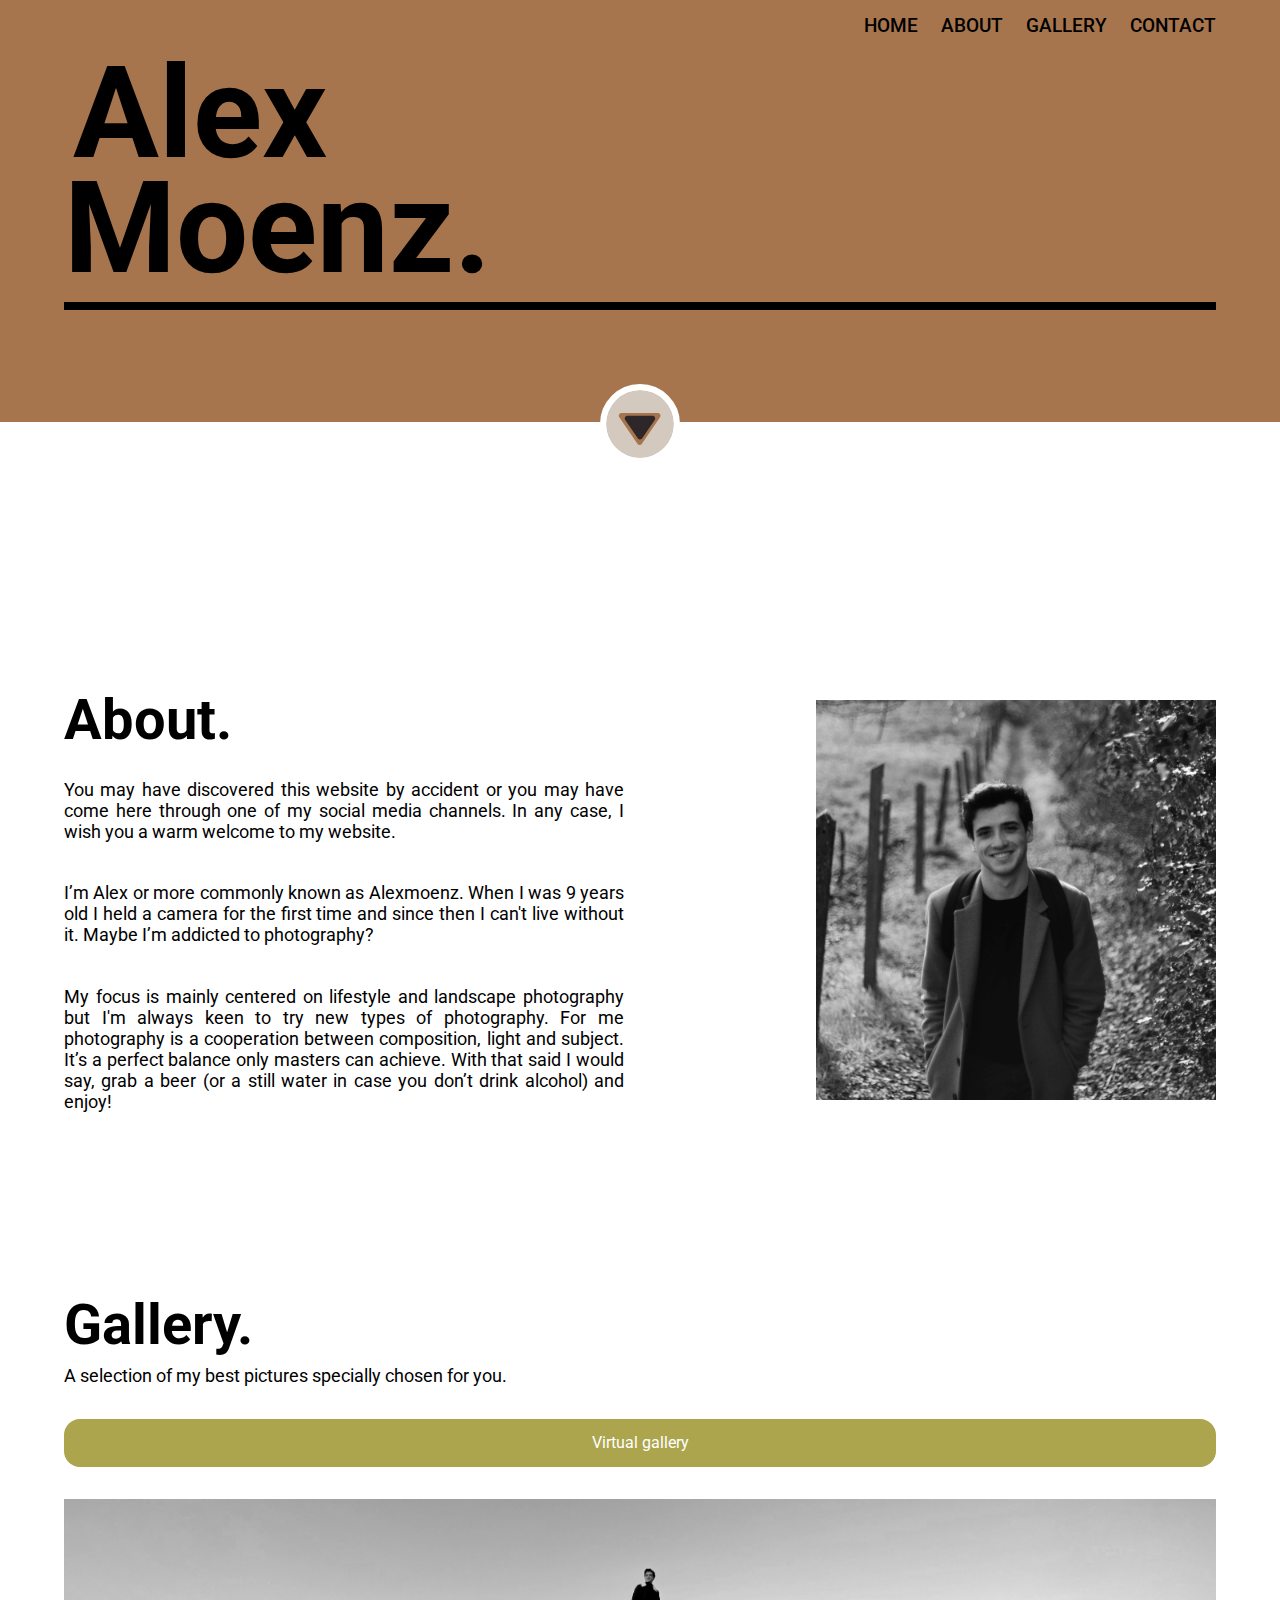
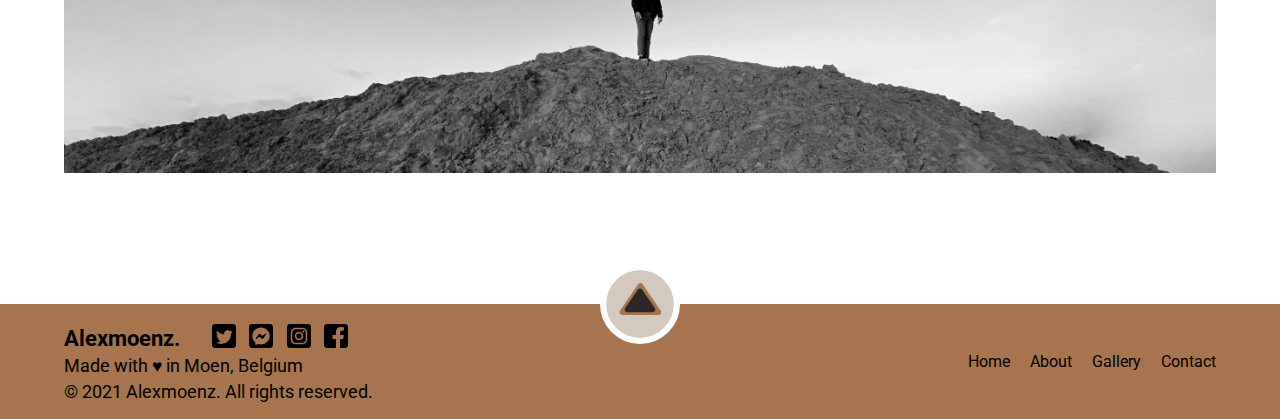
<file: index.html>
<!DOCTYPE html>
<html lang="en">
<head>
    <meta charset="UTF-8">
    <meta http-equiv="X-UA-Compatible" content="IE=edge">
    <meta name="viewport" content="width=device-width, initial-scale=1.0">
    <link rel="preconnect" href="https://fonts.gstatic.com">
    <link href="https://fonts.googleapis.com/css2?family=Roboto:ital,wght@0,100;0,300;0,400;0,500;0,700;0,900;1,100;1,300;1,400;1,500;1,700;1,900&display=swap" rel="stylesheet">
    <link rel="stylesheet" href="css/reset.css">
    <link rel="stylesheet" href="css/style.css">
    <title>alexmoenz - home</title>
    <link rel="icon" type="image/x-icon" href="favicon.ico">
    <link rel="shortcut icon" href="favicon.ico">
</head>
<body>
    <header class="header">
        <nav class="navigation">
            <div class="navigation__wrapper">
                <a href="./index.html" class="navigation__link chrome">Home<div class="navigation__link--hover "></div></a>
                <a href="#about" class="navigation__link chrome">About<div class="navigation__link--hover"></div></a>
                <a href="./gallery.html" class="navigation__link chrome">Gallery<div class="navigation__link--hover"></div></a>
                <a href="./contact.html" class="navigation__link chrome">Contact<div class="navigation__link--hover"></div></a> 
            </div>    
        </nav>
        
        <div class="header__wrapper">
            <h1 class="header__title"><span class="header__title--first">Alex</span><br>Moenz.</h1>
            <div class="header__arrow--wrapper">
            <svg class="header__arrow" width="100" height="100" viewBox="0 0 100 100" fill="none" xmlns="http://www.w3.org/2000/svg">
                <a href="#about" class="header__arrow--link">    
                    <circle cx="50" cy="50" r="50" fill="#D3C9BE"/>
                    <path d="M52.8065 79.1428C51.219 81.4749 47.781 81.4749 46.1935 79.1428L19.5474 40.0009C17.7396 37.3455 19.6415 33.75 22.8539 33.75L76.1461 33.75C79.3585 33.75 81.2603 37.3455 79.4526 40.0009L52.8065 79.1428Z" fill="#A7754D"/>
                    <path d="M53.3065 71.0289C51.719 73.361 48.281 73.361 46.6935 71.0289L28.2746 43.9724C26.4669 41.317 28.3688 37.7215 31.5812 37.7215L68.4188 37.7215C71.6312 37.7215 73.5331 41.317 71.7254 43.9725L53.3065 71.0289Z" fill="#2E272A"/>
                </a>
            </svg>
            </div>
        </div>
    </header>
    <main class="container">
        <section class="about">
            <h2 class="about__title"><span id="about"></span>About.</h2>
            <div class="about__text-container">
                <p class="about__text">You may have discovered this website by accident or you may have come here through one of my social media channels. In any case, I wish you a warm welcome to my website.</p>
                <p class="about__text">I’m Alex or more commonly known as Alexmoenz. When I was 9 years old I held a camera for the first time and since then I can't live without it. Maybe I’m addicted to photography?</p>
                <p class="about__text">My focus is mainly centered on lifestyle and landscape photography but I'm always keen to try new types of photography. For me photography is a cooperation between composition, light and subject. It’s a perfect balance only masters can achieve. With that said I would say, grab a beer (or a still water in case you don’t drink alcohol) and enjoy!</p>    
            </div>
            <img class="about__image" src="assets/about__image.jpg" alt="Image of photographer">
        </section>
        <section class="frontgallery">
            <h2 class="frontgallery__title">Gallery.</h2>
            <div class="frontgallery__text-container">
                <p class="frontgallery__text">A selection of my best pictures specially chosen for you.</p>
                <a class="frontgallery__button" href="./gallery.html">Virtual gallery</a>
            </div>
            <img class="frontgallery__image" src="./assets/frontgallery__image.jpeg" alt="image of photographer in mountain">
        </section>
    </main>
    <footer class="footer">
        <div class="footer__wrapper">
            <svg class="footer__arrow" width="100" height="100" viewBox="0 0 100 100" fill="none" xmlns="http://www.w3.org/2000/svg">
                <a href="#" class="footer__arrow--link">    
                    <circle cx="50" cy="50" r="50" fill="#D3C9BE"/>
                    <path d="M52.8065 79.1428C51.219 81.4749 47.781 81.4749 46.1935 79.1428L19.5474 40.0009C17.7396 37.3455 19.6415 33.75 22.8539 33.75L76.1461 33.75C79.3585 33.75 81.2603 37.3455 79.4526 40.0009L52.8065 79.1428Z" fill="#A7754D"/>
                    <path d="M53.3065 71.0289C51.719 73.361 48.281 73.361 46.6935 71.0289L28.2746 43.9724C26.4669 41.317 28.3688 37.7215 31.5812 37.7215L68.4188 37.7215C71.6312 37.7215 73.5331 41.317 71.7254 43.9725L53.3065 71.0289Z" fill="#2E272A"/>
                </a>
            </svg>
            <div class="footer__socials">
                <a href="https://twitter.com/alexmoenz" target="_blank" class="footer__socials-link"><img class="socials__icon" src="assets/twitter.svg" alt="social media icon Twitter"></a>
                <a href="http://m.me/alexmoenz" target="_blank" class="footer__socials-link"><img class="socials__icon" src="assets/messenger.svg" alt="social media icon Messenger"></a>
                <a href="https://instagram.com/alexmoenz" target="_blank" class="footer__socials-link"><img class="socials__icon" src="assets/insta.svg" alt="social media icon Instagram"></a>
                <a href="https://www.facebook.com/Alexmoenz" target="_blank" class="footer__socials-link"><img class="socials__icon" src="assets/facebook.svg" alt="social media icon Facebook"></a>
            </div>
            <p class="footer__title">Alexmoenz.</p>
            <p class="footer__text">Made with &#9829; in Moen, Belgium</p>
            <p class="footer__copyright">&#x000A9; 2021 Alexmoenz. All rights reserved.</p>
            <div class="footer__navigation">
                <a href="./index.html" class="footer__navigation--link">Home</a>
                <a href="#about" class="footer__navigation--link">About</a>
                <a href="./gallery.html" class="footer__navigation--link">Gallery</a>
                <a href="./contact.html" class="footer__navigation--link">Contact</a> 
            </div>
        </div>
    </footer>
</body>
</html>
</file>
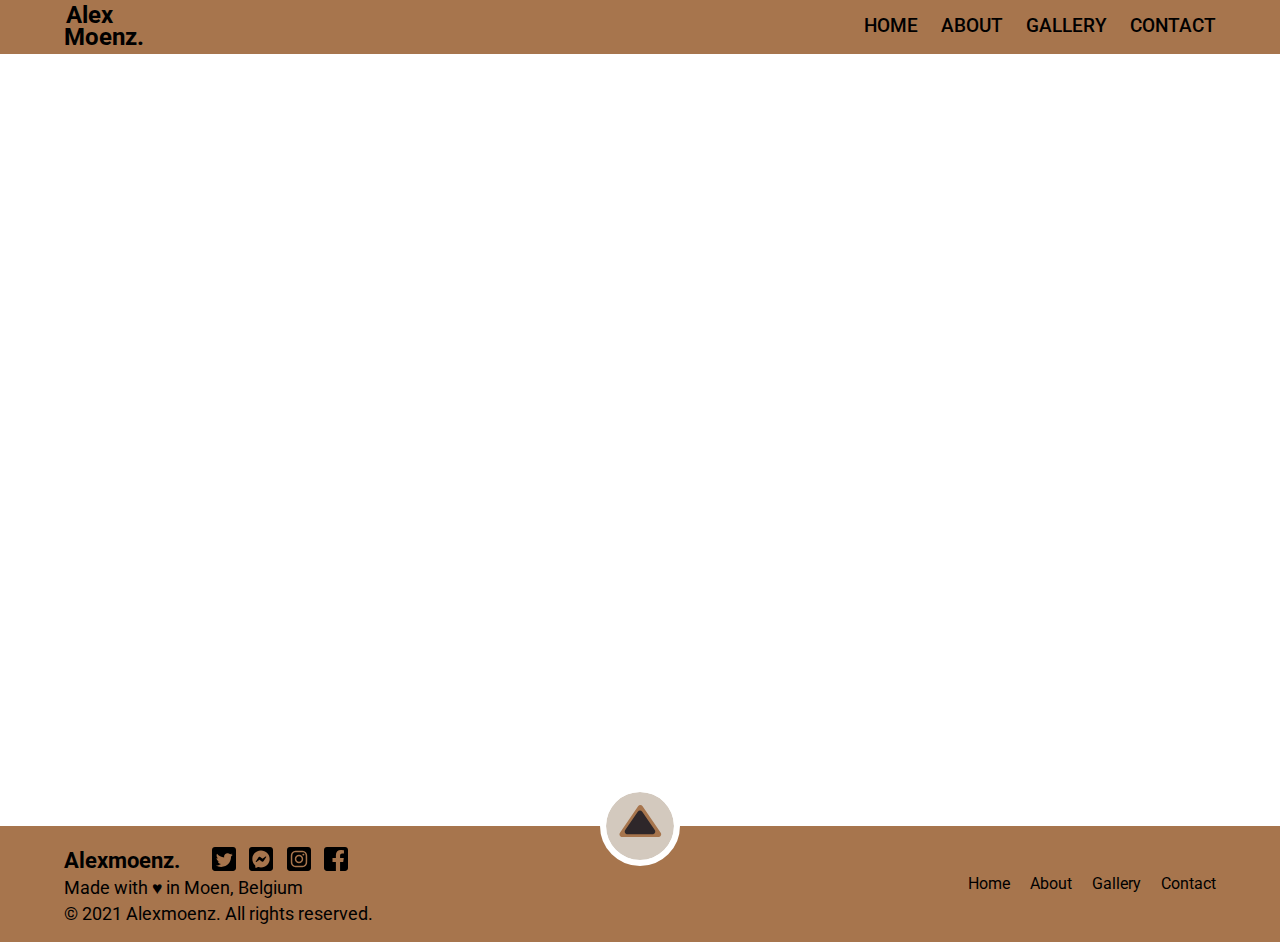
<file: contact.html>
<!DOCTYPE html>
<html lang="en">

<head>
    <meta charset="UTF-8">
    <meta http-equiv="X-UA-Compatible" content="IE=edge">
    <meta name="viewport" content="width=device-width, initial-scale=1.0">
    <link
        href="https://fonts.googleapis.com/css2?family=Roboto:ital,wght@0,100;0,300;0,400;0,500;0,700;0,900;1,100;1,300;1,400;1,500;1,700;1,900&display=swap"
        rel="stylesheet">
    <link rel="stylesheet" href="css/reset.css">
    <link rel="stylesheet" href="css/style.css">
    <title>alexmoenz - gallery</title>
    <link rel="icon" type="image/x-icon" href="favicon.ico">
    <link rel="shortcut icon" href="favicon.ico">
    <link rel="stylesheet" href="https://use.fontawesome.com/releases/v5.8.2/css/all.css">
</head>

<body>
    <header class="header">
        <nav class="navigation">
            <div class="navigationlarge-wrapper">
                <a href="./index.html" class="navigation__link--title">
                    <h1 class="header__smalltitle"><span class="header__smalltitle--first">Alex</span><br>Moenz.</h1>
                </a>
                <div class="navigation__wrapper navigation__wrapper--large">
                    <a href="./index.html" class="navigation__link chrome">Home<div class="navigation__link--hover "></div></a>
                    <a href="./index.html#about" class="navigation__link chrome">About<div class="navigation__link--hover"></div></a>
                    <a href="./gallery.html" class="navigation__link chrome">Gallery<div class="navigation__link--hover"></div></a>
                    <a href="./contact.html" class="navigation__link chrome">Contact<div class="navigation__link--hover"></div></a>
                </div>
            </div>
        </nav>
    </header>
    <main class="container">
        <section class="contact">
            <iframe class="contact__form" src="https://docs.google.com/forms/d/e/1FAIpQLScTqrWu8LH1vTzguo--hP82nnxWlDt_pMTSOerues_d2VseLQ/viewform?embedded=true" width="576" height="650" frameborder="0" marginheight="0" marginwidth="0">Laden…</iframe>
        </section>      
    </main>
    <footer class="footer--contact">
        <div class="footer__wrapper">
            <svg class="footer__arrow" width="100" height="100" viewBox="0 0 100 100" fill="none" xmlns="http://www.w3.org/2000/svg">
                <a href="#" class="footer__arrow--link">    
                    <circle cx="50" cy="50" r="50" fill="#D3C9BE"/>
                    <path d="M52.8065 79.1428C51.219 81.4749 47.781 81.4749 46.1935 79.1428L19.5474 40.0009C17.7396 37.3455 19.6415 33.75 22.8539 33.75L76.1461 33.75C79.3585 33.75 81.2603 37.3455 79.4526 40.0009L52.8065 79.1428Z" fill="#A7754D"/>
                    <path d="M53.3065 71.0289C51.719 73.361 48.281 73.361 46.6935 71.0289L28.2746 43.9724C26.4669 41.317 28.3688 37.7215 31.5812 37.7215L68.4188 37.7215C71.6312 37.7215 73.5331 41.317 71.7254 43.9725L53.3065 71.0289Z" fill="#2E272A"/>
                </a>
            </svg>
            <div class="footer__socials">
                <a href="https://twitter.com/alexmoenz" target="_blank" class="footer__socials-link"><img class="socials__icon" src="assets/twitter.svg" alt="social media icon Twitter"></a>
                <a href="http://m.me/alexmoenz" target="_blank" class="footer__socials-link"><img class="socials__icon" src="assets/messenger.svg" alt="social media icon Messenger"></a>
                <a href="https://instagram.com/alexmoenz" target="_blank" class="footer__socials-link"><img class="socials__icon" src="assets/insta.svg" alt="social media icon Instagram"></a>
                <a href="https://www.facebook.com/Alexmoenz" target="_blank" class="footer__socials-link"><img class="socials__icon" src="assets/facebook.svg" alt="social media icon Facebook"></a>
            </div>
            <p class="footer__title">Alexmoenz.</p>
            <p class="footer__text">Made with &#9829; in Moen, Belgium</p>
            <p class="footer__copyright">&#x000A9; 2021 Alexmoenz. All rights reserved.</p>
            <div class="footer__navigation">
                <a href="./index.html" class="footer__navigation--link">Home</a>
                <a href="./index.html#about" class="footer__navigation--link">About</a>
                <a href="./gallery.html" class="footer__navigation--link">Gallery</a>
                <a href="./contact.html" class="footer__navigation--link">Contact</a> 
            </div>
        </div>
    </footer>
</body>
</html>
</file>
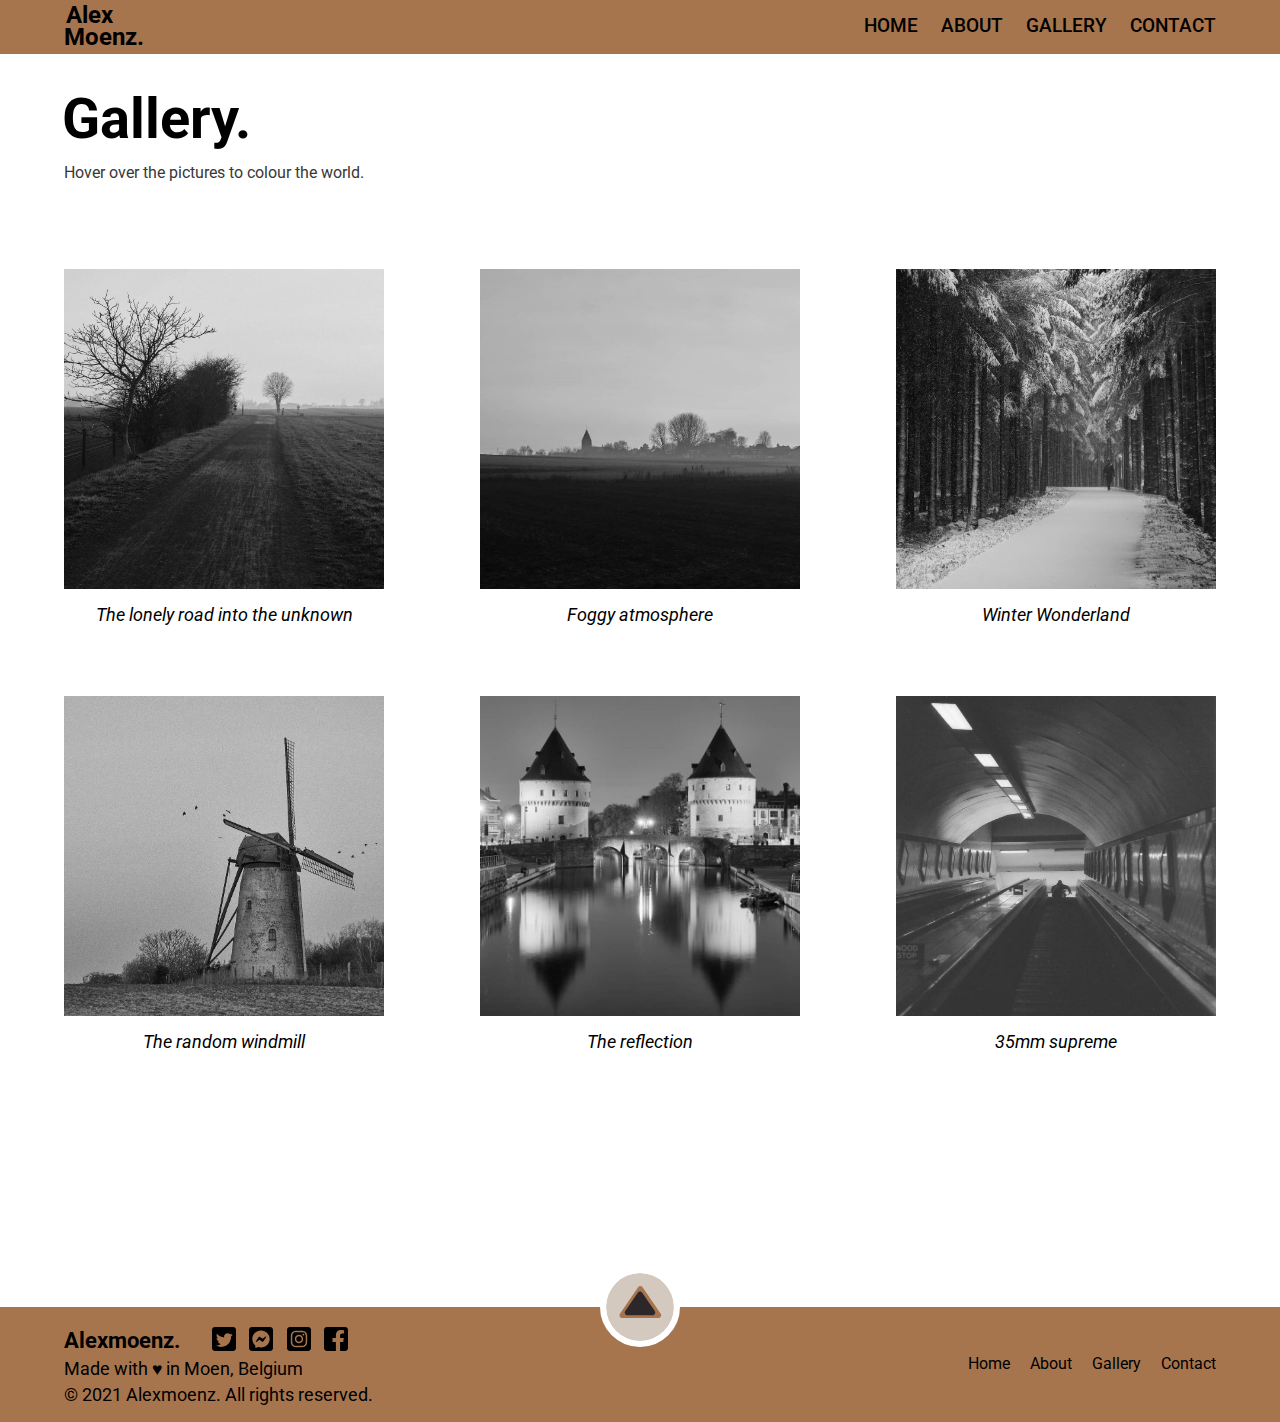
<file: gallery.html>
<!DOCTYPE html>
<html lang="en">

<head>
    <meta charset="UTF-8">
    <meta http-equiv="X-UA-Compatible" content="IE=edge">
    <meta name="viewport" content="width=device-width, initial-scale=1.0">
    <link
        href="https://fonts.googleapis.com/css2?family=Roboto:ital,wght@0,100;0,300;0,400;0,500;0,700;0,900;1,100;1,300;1,400;1,500;1,700;1,900&display=swap"
        rel="stylesheet">
    <link rel="stylesheet" href="css/reset.css">
    <link rel="stylesheet" href="css/style.css">
    <title>alexmoenz - gallery</title>
    <link rel="icon" type="image/x-icon" href="favicon.ico">
    <link rel="shortcut icon" href="favicon.ico">
</head>

<body>
    <header class="header">
        <nav class="navigation">
            <div class="navigationlarge-wrapper">
                <a href="./index.html" class="navigation__link--title">
                    <h1 class="header__smalltitle"><span class="header__smalltitle--first">Alex</span><br>Moenz.</h1>
                </a>

                <div class="navigation__wrapper navigation__wrapper--large">
                    <a href="./index.html" class="navigation__link chrome">Home<div class="navigation__link--hover "></div></a>
                    <a href="index.html#about" class="navigation__link chrome">About<div class="navigation__link--hover"></div></a>
                    <a href="./gallery.html" class="navigation__link chrome">Gallery<div class="navigation__link--hover">
                    </div></a><a href="./contact.html" class="navigation__link chrome">Contact<div class="navigation__link--hover"></div></a>
                </div>
            </div>
        </nav>
    </header>
    <main class="container">
        <section class="gallery">
            <h2 class="gallery__title">Gallery.</h2> 
            <p class="gallery__subtitle">Hover over the pictures to colour the world.</p>   
            <img class="image image1" src="./assets/gallery/image1.jpg" alt="sunset during bike ride">
            <p class="text text1">The lonely road into the unknown</p>
            <img class="image image2" src="./assets/gallery/image2.jpg" alt="sunset during bike ride">
            <p class="text text2">Foggy atmosphere</p>
            <img class="image image3" src="./assets/gallery/image3.jpg" alt="snowy path">
            <p class="text text3">Winter Wonderland</p>
            <img class="image image4" src="./assets/gallery/image4.jpg" alt="windmill">
            <p class="text text4">The random windmill</p>
            <img class="image image5" src="./assets/gallery/image5.jpg" alt="reflection of two buildings">
            <p class="text text5">The reflection</p>
            <img class="image image6" src="./assets/gallery/image6.jpg" alt="film photograph in tunnel">  
            <p class="text text6">35mm supreme</p>  
        </section>            
    </main>
    <footer class="footer">
        <div class="footer__wrapper">
            <svg class="footer__arrow" width="100" height="100" viewBox="0 0 100 100" fill="none" xmlns="http://www.w3.org/2000/svg">
                <a href="#" class="footer__arrow--link">    
                    <circle cx="50" cy="50" r="50" fill="#D3C9BE"/>
                    <path d="M52.8065 79.1428C51.219 81.4749 47.781 81.4749 46.1935 79.1428L19.5474 40.0009C17.7396 37.3455 19.6415 33.75 22.8539 33.75L76.1461 33.75C79.3585 33.75 81.2603 37.3455 79.4526 40.0009L52.8065 79.1428Z" fill="#A7754D"/>
                    <path d="M53.3065 71.0289C51.719 73.361 48.281 73.361 46.6935 71.0289L28.2746 43.9724C26.4669 41.317 28.3688 37.7215 31.5812 37.7215L68.4188 37.7215C71.6312 37.7215 73.5331 41.317 71.7254 43.9725L53.3065 71.0289Z" fill="#2E272A"/>
                </a>
            </svg>
            <div class="footer__socials">
                <a href="https://twitter.com/alexmoenz" target="_blank" class="footer__socials-link"><img class="socials__icon" src="assets/twitter.svg" alt="social media icon Twitter"></a>
                <a href="http://m.me/alexmoenz" target="_blank" class="footer__socials-link"><img class="socials__icon" src="assets/messenger.svg" alt="social media icon Messenger"></a>
                <a href="https://instagram.com/alexmoenz" target="_blank" class="footer__socials-link"><img class="socials__icon" src="assets/insta.svg" alt="social media icon Instagram"></a>
                <a href="https://www.facebook.com/Alexmoenz" target="_blank" class="footer__socials-link"><img class="socials__icon" src="assets/facebook.svg" alt="social media icon Facebook"></a>
            </div>
            <p class="footer__title">Alexmoenz.</p>
            <p class="footer__text">Made with &#9829; in Moen, Belgium</p>
            <p class="footer__copyright">&#x000A9; 2021 Alexmoenz. All rights reserved.</p>
            <div class="footer__navigation">
                <a href="./index.html" class="footer__navigation--link">Home</a>
                <a href="./index.html#about" class="footer__navigation--link">About</a>
                <a href="./gallery.html" class="footer__navigation--link">Gallery</a>
                <a href="./contact.html" class="footer__navigation--link">Contact</a> 
            </div>
        </div>
    </footer>
</body>
</html>
</file>
<file: css/style.css>
html{
    box-sizing: border-box;
    scroll-behavior: smooth;
}

*,*::before, *::after{
    box-sizing: inherit;
}

body {
    font-family:'Roboto', sans-serif, 'Arial';
}

p {
    line-height: 120%;
    font-size: 1.1rem;
}

/* HOME PAGE */

.header {
    background-color: #A7754D;
}

.header__wrapper {
    width: 72rem;
    margin: 0 auto;
    padding-top: 3.5rem;
}

.navigation {
    background-color: #A7754D;
    position: fixed;
    width: 100%;
    z-index: 999;
}

.navigation__wrapper {
    display: flex;
    width: 72rem;
    margin: 0 auto;
    padding: 1rem 0 1rem 50rem;
    justify-content: space-between;
    position: relative;
}

.navigation__link {
    color: black;
    font-size: 1.2rem;
    font-weight: 500;
    text-transform: uppercase;
    text-decoration: none;
}

.navigation__link--hover {
    background-color: black;
    content: "";
    display: block;
    height: 0.15rem;
    width: 0%;
    transition: width 0.6s ease;
}

.navigation__link:hover .navigation__link--hover {
    width: 100%;
}

.header__title {
    font-size: 8rem;
    font-weight: bold;
    line-height: 0.9;
    border-bottom: black 0.5rem solid;
    padding-bottom: 1rem;
}

.header__title--first {
    padding-left: 0.55rem;
}

.header__arrow--wrapper {
    margin: 0 auto;
    margin-top: 4rem;
    max-width: fit-content;
    padding-top: 3rem;
}

.header__arrow {
    border-radius: 50%;
    width: 5rem;
    height: 5rem;
    border: white 0.4rem solid;
    position: absolute;
    top: 24rem;
    left: 50%;
    margin-left: -2.5rem;
    background-color: white;
}

.container {
    width: 72rem;
    margin: 0 auto;
}

.about {
    display: grid;
    grid-template: 1fr 4fr / 2fr 1fr;
    grid-template-areas:
    "title image"
    "textcopy image";

    margin-top: 14rem;

    position: relative;
}

#about {
    position: absolute;
    top: -4rem;
}

.about__text-container {
    width: 35rem;
    margin-top: 2rem;
    grid-area: textcopy;
}

.about__image {
    width: 25rem;
    grid-area: image;
    align-self: center;
}

.about__title {
    font-size: 3.5rem;
    font-weight: bold;
    padding-top: 1rem;
    grid-area: title;
    align-self: end;
}

.about__text {
    margin-bottom: 2.5rem;
    text-align: justify;
}

.frontgallery__title {
    font-size: 3.5rem;
    font-weight: bold;
    padding-top: 9rem; 
}

.frontgallery__text-container {
    margin-top: 0.8rem;
}

.frontgallery__image {
    width: 72rem;
}

.frontgallery__button {
    text-decoration: none;
    color:rgb(255, 255, 255);
    background-color: #aca54e;
    padding: 1rem;
    text-align: center;
    display: inline-block;
    border-radius: 1rem;
    transition: all .4s ease-in-out;
    margin-top: 2rem;
    margin-bottom: 2rem;
    display: flex;
    justify-content: center;
}

.frontgallery__button:hover {
    box-shadow: 0 12px 16px 0 rgba(0,0,0,0.24), 0 17px 50px 0 rgba(0,0,0,0.19);
    transition: all .4s ease-in-out;
}

.footer {
    background-color: #A7754D;
    margin-top: 8rem;
}

.footer__wrapper{
    display: grid;
    grid-template: 3fr 2fr 2fr / 1fr 3fr 4fr;
    grid-template-areas: 
    "title socials nav"
    "textcopy textcopy nav"
    "copyright copyright nav";
    grid-gap: 0.3rem;
    position: relative;
    padding: 1rem 0;
    align-items: end;
    width: 72rem;
    margin: 0 auto;
}

.footer__title {
    grid-area: title;
    font-size: 1.4rem;
    font-weight: bold;
}

.footer__socials {
    grid-area: socials;
}

.socials__icon {
    width: 1.5rem;
    height: auto;
}

.footer__socials-link {
    margin-right: 0.6rem;
}

.footer__text {
    grid-area: textcopy;
}

.footer__copyright {
    grid-area: copyright;
}

.footer__navigation {
    grid-area: nav;
    justify-self: end;
    align-self: center;
}

.footer__navigation--link {
    text-decoration: none;
    color: black;
    margin-left: 1rem;
}

.footer__arrow {
    justify-content: center;
    position: absolute;
    border-radius: 50%;
    width: 5rem;
    height: 5rem;
    border: white 0.4rem solid;
    top: -2.5rem;
    left: 50%;
    margin-left: -2.5rem;
    background-color: white;
    transform: rotate(180deg);
}

/* GALLERY PAGE */

.navigationlarge-wrapper {
    display: flex;
    justify-content: space-between;
    align-content: center;
    width: 72rem;
    margin: 0 auto;
}

.navigation__wrapper--large {
    padding: 1rem 0;
    width: 22rem;
    margin: 0;
}

.gallery__title {
    font-size: 3.5rem;
    font-weight: bold;
    padding-top: 1rem;
    grid-area: title;
    align-self: end;
    margin-left: -0.1rem;
}

.gallery {
    display: grid;
    grid-template: 1fr 1fr 3fr 1fr 3fr 1fr/ repeat(3, 1fr);
    grid-template-areas:
    "gal-title . ."
    "gal-subtitle . ."
    "image1 image2 image3"
    "text1 text2 text3"
    "image4 image5 image6"
    "text4 text5 text6";
    grid-column-gap: 6rem;
    justify-items: center;
    padding: 3.5rem 0;
    width: 72rem;
    margin: 0 auto;
    justify-content: space-between;
}

.gallery__title {
    grid-area: gal-title;
    justify-self: left;
    padding-bottom: 1rem;
}

.image { 
    width: 20rem;
    height: auto;
    filter: grayscale(1);
    -webkit-filter: grayscale(1);
    transition: all .5s ease-in-out;
    -webkit-transition: all .5s ease-in-out;
    align-self: center;
}

.image:hover{
    filter: grayscale(0);
    -webkit-filter: grayscale(0);
}

.image1 {
    grid-area: image1;
}

.image2 {
    grid-area: image2;
}

.image3 {
    grid-area: image3;
}

.image4 {
    grid-area: image4;
}

.image5 {
    grid-area: image5;
}

.image6 {
    grid-area: image6;
}

.text{
    padding-top: 1rem;
    font-style: italic;
}

.text1 {
    grid-area: text1;
}

.text2 {
    grid-area: text2;
}

.text3 {
    grid-area: text3;
}

.text4 {
    grid-area: text4;
}

.text5 {
    grid-area: text5;
}

.text6 {
    grid-area: text6;
}

.gallery__subtitle {
    grid-area: gal-subtitle;
    font-size: 1rem;
    color: rgb(56, 56, 56);
    justify-self: left;
}

.navigation__link--title {
    text-decoration: none;
    font-size: 1.5rem;
    color: black;
    font-weight: bold;
    line-height: 0.9;
    margin: auto 0;
}

.header__smalltitle--first {
    padding-left: 0.1rem;
}

@media all and (-webkit-min-device-pixel-ratio:0) and (min-resolution: .001dpcm) { 
  .selector:not(*:root), .navigation__link--hover {
    opacity: 0;
    transition: all 0.6s ease;
  }

  .chrome:hover .navigation__link--hover{
    opacity: 1;
  }
}

/* CONTACT PAGE */

.contact {
    display: flex;
}

.contact__form {
    width: 50%;
    margin: 6rem auto;
}

.footer--contact {
    background-color: #A7754D;
    margin-top: -1rem;  
}

/*Media Queries*/
</file>
